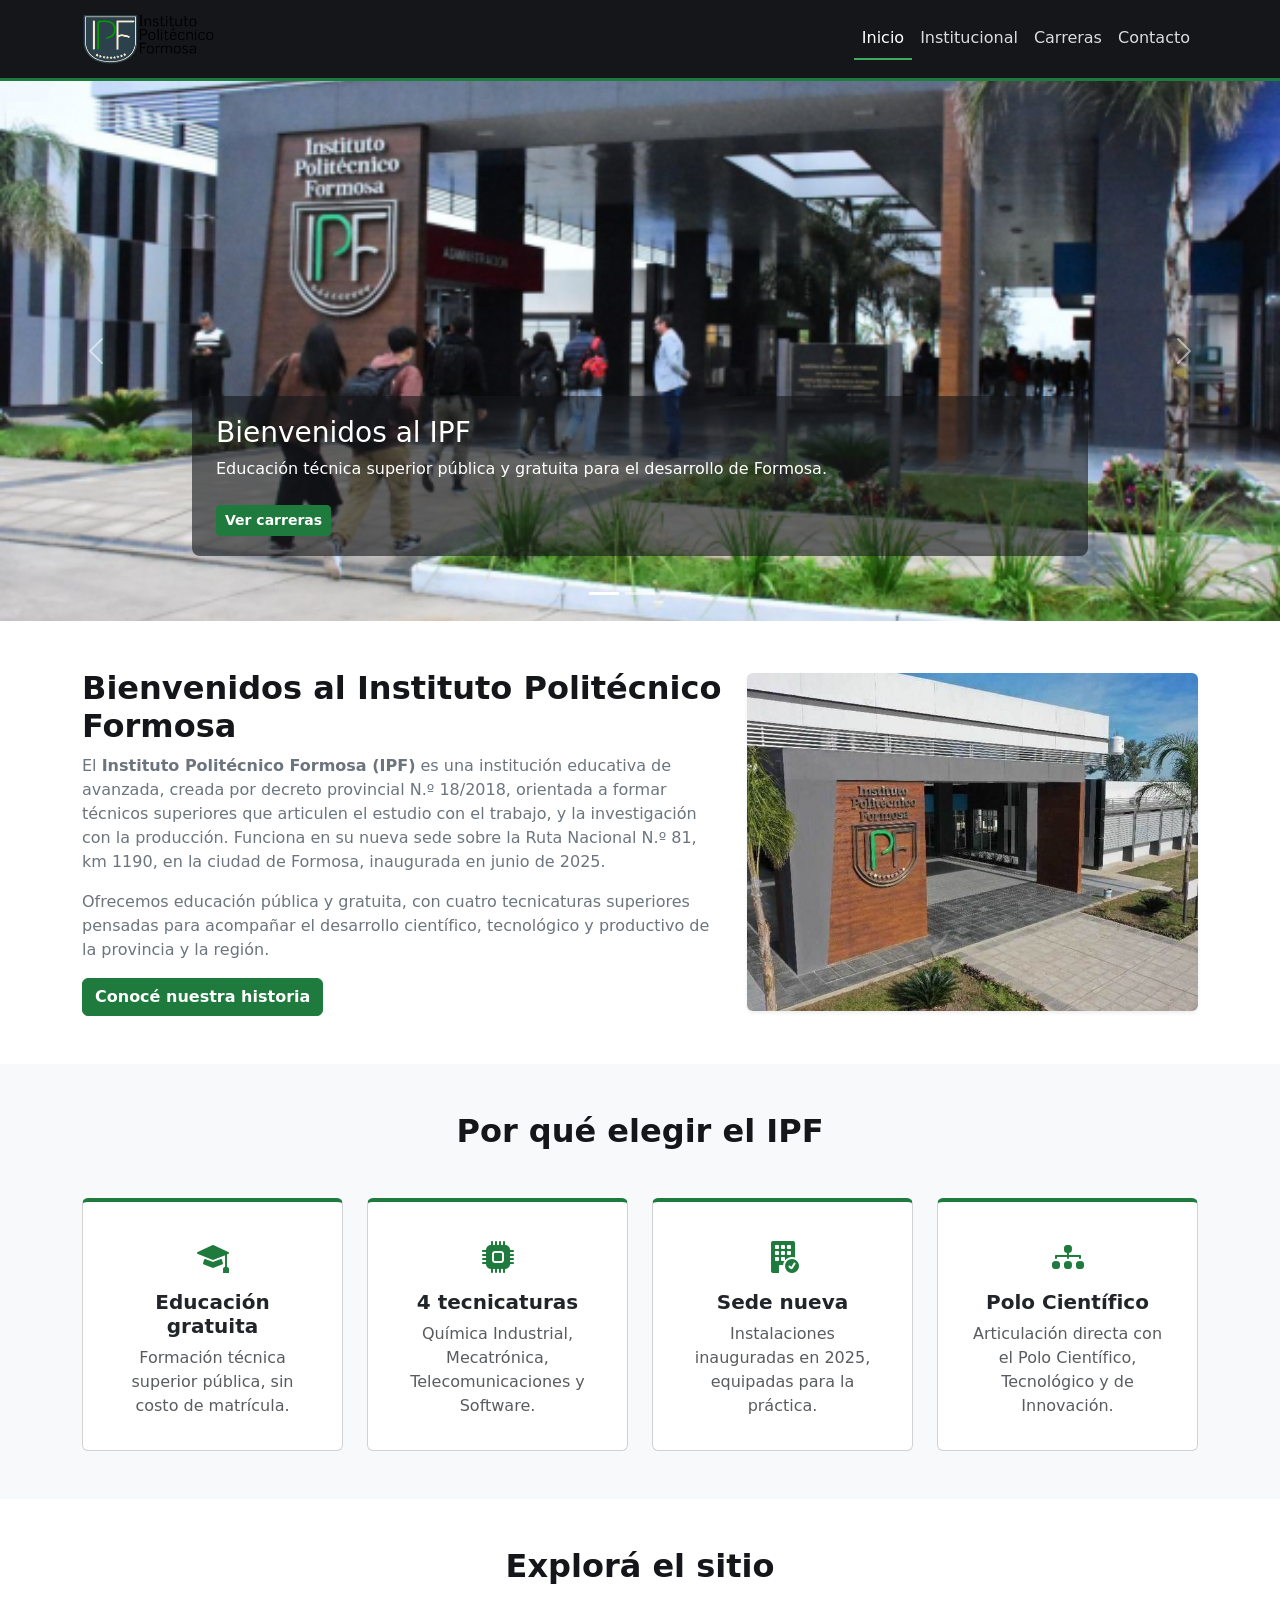
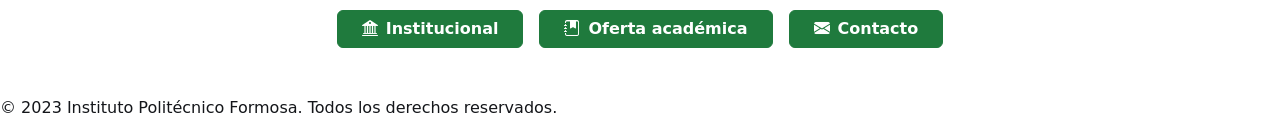
<file: index.html>
<!DOCTYPE html>
<html lang="es">

<head>
    <meta charset="UTF-8">
    <meta name="viewport" content="width=device-width, initial-scale=1.0">
    <title>Instituto Politécnico Formosa (IPF) </title>
    <meta name="description"
        content="Instituto Politécnico Formosa (IPF): educación técnica superior pública y gratuita en Formosa.">

    <link href="https://cdn.jsdelivr.net/npm/bootstrap@5.3.8/dist/css/bootstrap.min.css" rel="stylesheet"
        integrity="sha384-sRIl4kxILFvY47J16cr9ZwB07vP4J8+LH7qKQnuqkuIAvNWLzeN8tE5YBujZqJLB" crossorigin="anonymous">
    <link rel="stylesheet" href="https://cdn.jsdelivr.net/npm/bootstrap-icons@1.13.1/font/bootstrap-icons.min.css">

    <link rel="stylesheet" href="assets/css/index.css">

<body>
    <header class="ipf-header sticky-top">
        <nav class="navbar navbar-expand-lg navbar-dark ipf-navbar">
            <div class="container">
                <a class="navbar-brand" href="index.html">
                    <img src="assets/img/logo.png" alt="Logo Instituto Politécnico Formosa">
                </a>
                <button class="navbar-toggler" type="button" data-bs-toggle="collapse" data-bs-target="#navMenu"
                    aria-controls="navMenu" aria-expanded="false" aria-label="Abrir menú de navegación">
                    <span class="navbar-toggler-icon"></span>
                </button>
                <div class="collapse navbar-collapse" id="navMenu">
                    <ul class="navbar-nav ms-auto">
                        <li class="nav-item"><a class="nav-link active" aria-current="page" href="index.html">Inicio</a>
                        </li>
                        <li class="nav-item"><a class="nav-link" href="institucional.html">Institucional</a></li>
                        <li class="nav-item"><a class="nav-link" href="carreras.html">Carreras</a></li>
                        <li class="nav-item"><a class="nav-link" href="contactos.html">Contacto</a></li>
                    </ul>
                </div>
            </div>
        </nav>
    </header>
    <main>
        <section aria-label="Imágenes destacadas del IPF">
            <div id="carruselIPF" class="carousel slide ipf-carousel" data-bs-ride="carousel">
                <div class="carousel-indicators">
                    <button type="button" data-bs-target="#carruselIPF" data-bs-slide-to="0" class="active"
                        aria-current="true" aria-label="Diapositiva 1"></button>
                    <button type="button" data-bs-target="#carruselIPF" data-bs-slide-to="1"
                        aria-label="Diapositiva 2"></button>
                    <button type="button" data-bs-target="#carruselIPF" data-bs-slide-to="2"
                        aria-label="Diapositiva 3"></button>
                </div>
                <div class="carousel-inner">
                    <div class="carousel-item active">
                        <img src="assets/img/carrusel1.jpg" class="d-block w-100"
                            alt="Entrada principal del edificio del IPF">
                        <div class="carousel-caption text-start">
                            <h1 class="text-white h3">Bienvenidos al IPF</h1>
                            <p class="d-none d-md-block">Educación técnica superior pública y gratuita para el
                                desarrollo de Formosa.</p>
                            <a href="carreras.html" class="btn btn-ipf btn-sm mt-2">Ver carreras</a>
                        </div>
                    </div>
                    <div class="carousel-item">
                        <img src="assets/img/carrusel2.jpg" class="d-block w-100"
                            alt="Vista aérea del edificio del IPF">
                        <div class="carousel-caption text-start">
                            <h2 class="text-white h3">Nueva sede institucional</h2>
                            <p class="d-none d-md-block">Instalaciones inauguradas en junio de 2025 sobre la Ruta Nac.
                                81, km 1190.</p>
                            <a href="institucional.html" class="btn btn-ipf btn-sm mt-2">Conocer la institución</a>
                        </div>
                    </div>
                    <div class="carousel-item">
                        <img src="assets/img/carrusel3.jpg" class="d-block w-100" alt="Fachada principal del IPF">
                        <div class="carousel-caption text-start">
                            <h2 class="text-white h3">Formación con proyección regional</h2>
                            <p class="d-none d-md-block">Técnicos preparados para integrar el Polo Científico,
                                Tecnológico y de Innovación.</p>
                            <a href="contacto.html" class="btn btn-ipf btn-sm mt-2">Contactanos</a>
                        </div>
                    </div>
                </div>
                <button class="carousel-control-prev" type="button" data-bs-target="#carruselIPF" data-bs-slide="prev">
                    <span class="carousel-control-prev-icon" aria-hidden="true"></span>
                    <span class="visually-hidden">Anterior</span>
                </button>
                <button class="carousel-control-next" type="button" data-bs-target="#carruselIPF" data-bs-slide="next">
                    <span class="carousel-control-next-icon" aria-hidden="true"></span>
                    <span class="visually-hidden">Siguiente</span>
                </button>
            </div>
        </section>

        <section class="py-5" aria-labelledby="bienvenida-titulo">
            <div class="container">
                <div class="row align-items-center g-4">
                    <div class="col-lg-7">
                        <h2 id="bienvenida-titulo">Bienvenidos al Instituto Politécnico Formosa</h2>
                        <p class="text-secondary">
                            El <strong>Instituto Politécnico Formosa (IPF)</strong> es una institución educativa de
                            avanzada,
                            creada por decreto provincial N.º 18/2018, orientada a formar técnicos superiores que
                            articulen
                            el estudio con el trabajo, y la investigación con la producción. Funciona en su nueva sede
                            sobre
                            la Ruta Nacional N.º 81, km 1190, en la ciudad de Formosa, inaugurada en junio de 2025.
                        </p>
                        <p class="text-secondary">
                            Ofrecemos educación pública y gratuita, con cuatro tecnicaturas superiores pensadas para
                            acompañar el desarrollo científico, tecnológico y productivo de la provincia y la región.
                        </p>
                        <a href="institucional.html" class="btn btn-ipf">Conocé nuestra historia</a>
                    </div>
                    <div class="col-lg-5">
                        <img src="assets/img/carrucel4.png" class="img-fluid rounded shadow-sm"
                            alt="Fachada del Instituto Politécnico Formosa">
                    </div>
                </div>
            </div>
        </section>

        <section class="py-5 bg-light" aria-labelledby="destacados-titulo">
            <div class="container">
                <h2 id="destacados-titulo" class="text-center mb-5">Por qué elegir el IPF</h2>
                <div class="row g-4">
                    <div class="col-sm-6 col-lg-3">
                        <div class="card ipf-card text-center p-3">
                            <div class="card-body">
                                <i class="bi bi-mortarboard-fill ipf-icon mb-2 d-block"></i>
                                <h5 class="card-title">Educación gratuita</h5>
                                <p class="card-text text-muted">Formación técnica superior pública, sin costo de
                                    matrícula.</p>
                            </div>
                        </div>
                    </div>
                    <div class="col-sm-6 col-lg-3">
                        <div class="card ipf-card text-center p-3">
                            <div class="card-body">
                                <i class="bi bi-cpu-fill ipf-icon mb-2 d-block"></i>
                                <h5 class="card-title">4 tecnicaturas</h5>
                                <p class="card-text text-muted">Química Industrial, Mecatrónica, Telecomunicaciones y
                                    Software.</p>
                            </div>
                        </div>
                    </div>
                    <div class="col-sm-6 col-lg-3">
                        <div class="card ipf-card text-center p-3">
                            <div class="card-body">
                                <i class="bi bi-building-fill-check ipf-icon mb-2 d-block"></i>
                                <h5 class="card-title">Sede nueva</h5>
                                <p class="card-text text-muted">Instalaciones inauguradas en 2025, equipadas para la
                                    práctica.</p>
                            </div>
                        </div>
                    </div>
                    <div class="col-sm-6 col-lg-3">
                        <div class="card ipf-card text-center p-3">
                            <div class="card-body">
                                <i class="bi bi-diagram-3-fill ipf-icon mb-2 d-block"></i>
                                <h5 class="card-title">Polo Científico</h5>
                                <p class="card-text text-muted">Articulación directa con el Polo Científico, Tecnológico
                                    y de Innovación.</p>
                            </div>
                        </div>
                    </div>
                </div>
            </div>
        </section>

        <section class="py-5" aria-labelledby="enlaces-titulo">
            <div class="container text-center">
                <h2 id="enlaces-titulo" class="mb-4">Explorá el sitio</h2>
                <div class="d-flex flex-wrap justify-content-center gap-3">
                    <a href="institucional.html" class="btn btn-ipf px-4"><i
                            class="bi bi-bank2 me-2"></i>Institucional</a>
                    <a href="carreras.html" class="btn btn-ipf px-4"><i
                            class="bi bi-journal-bookmark-fill me-2"></i>Oferta académica</a>
                    <a href="contacto.html" class="btn btn-ipf px-4"><i
                            class="bi bi-envelope-fill me-2"></i>Contacto</a>
                </div>
            </div>
        </section>
    </main>
    <footer>
        <p>&copy; 2023 Instituto Politécnico Formosa. Todos los derechos reservados.</p>
    </footer>
    <script src="https://cdn.jsdelivr.net/npm/bootstrap@5.3.8/dist/js/bootstrap.bundle.min.js"
        integrity="sha384-FKyoEForCGlyvwx9Hj09JcYn3nv7wiPVlz7YYwJrWVcXK/BmnVDxM+D2scQbITxI"
        crossorigin="anonymous"></script>
</body>

</html>
</file>
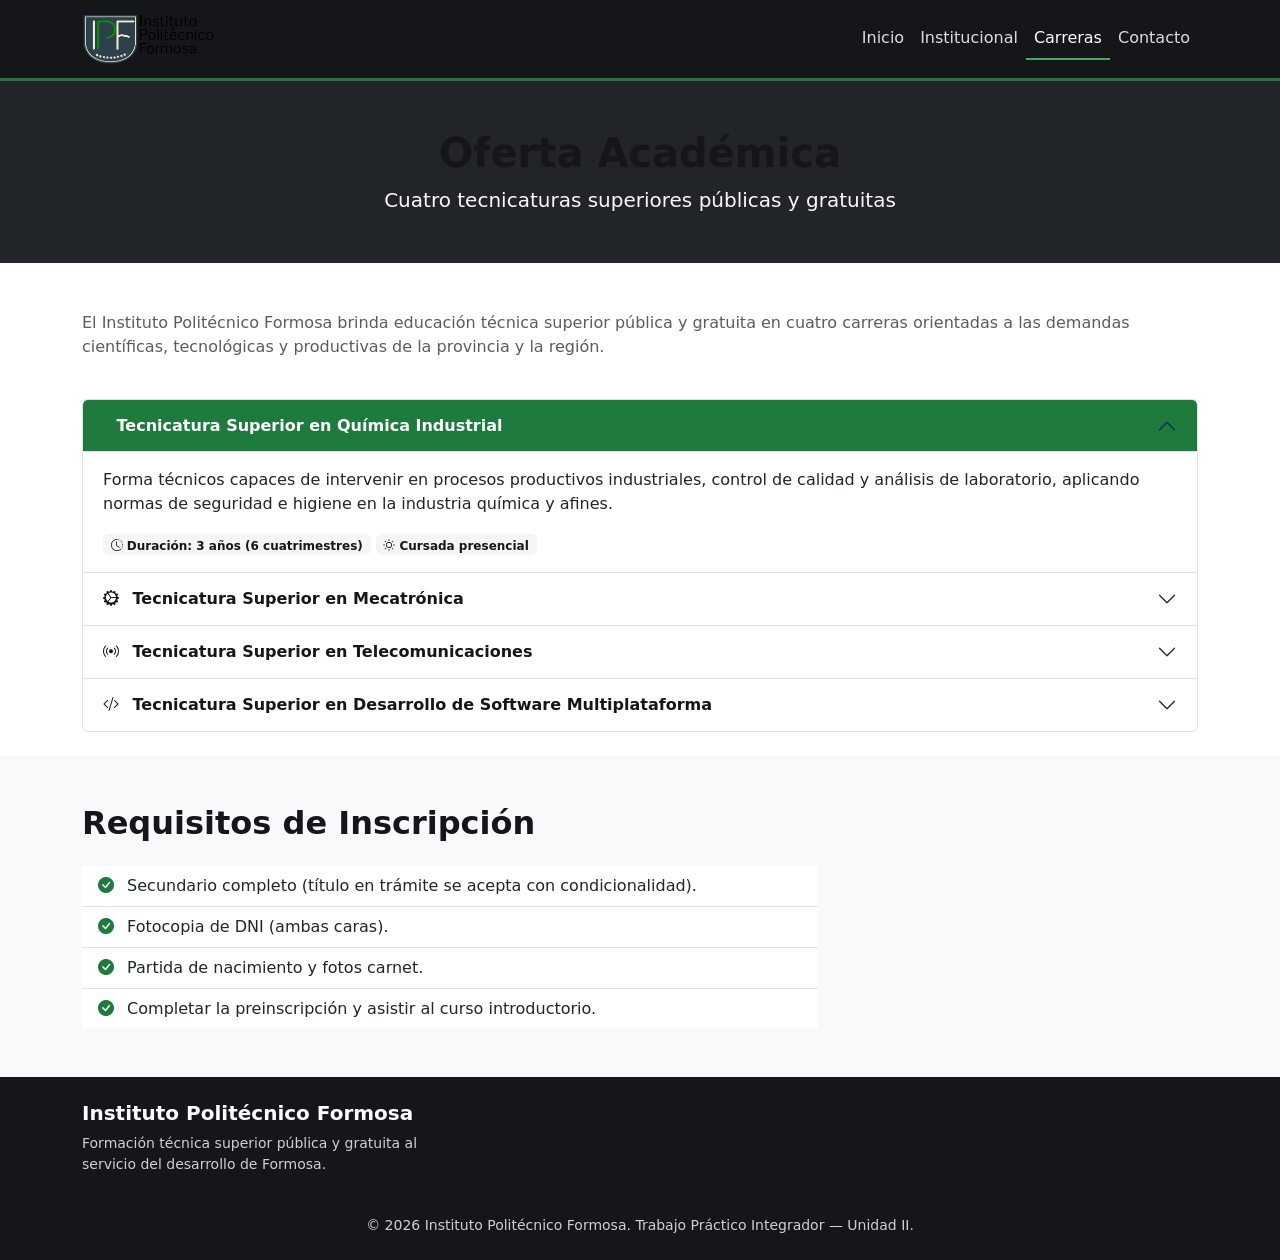
<file: carreras.html>
<!DOCTYPE html>
<html lang="en">

<head>
    <meta charset="UTF-8">
    <meta name="viewport" content="width=device-width, initial-scale=1.0">
    <title>Document</title>
    <link href="https://cdn.jsdelivr.net/npm/bootstrap@5.3.8/dist/css/bootstrap.min.css" rel="stylesheet"
        integrity="sha384-sRIl4kxILFvY47J16cr9ZwB07vP4J8+LH7qKQnuqkuIAvNWLzeN8tE5YBujZqJLB" crossorigin="anonymous">
        <link rel="stylesheet" href="https://cdn.jsdelivr.net/npm/bootstrap-icons@1.13.1/font/bootstrap-icons.min.css">
    <link rel="stylesheet" href="assets/css/carreras.css">
</head>

<body>
      <header class="ipf-header sticky-top">
    <nav class="navbar navbar-expand-lg navbar-dark ipf-navbar">
      <div class="container">
        <a class="navbar-brand" href="index.html">
          <img src="assets/img/logo.png" alt="Logo Instituto Politécnico Formosa">
        </a>
        <button class="navbar-toggler" type="button" data-bs-toggle="collapse" data-bs-target="#navMenu" aria-controls="navMenu" aria-expanded="false" aria-label="Abrir menú de navegación">
          <span class="navbar-toggler-icon"></span>
        </button>
        <div class="collapse navbar-collapse" id="navMenu">
          <ul class="navbar-nav ms-auto">
            <li class="nav-item"><a class="nav-link" href="index.html">Inicio</a></li>
            <li class="nav-item"><a class="nav-link" href="institucional.html">Institucional</a></li>
            <li class="nav-item"><a class="nav-link active" aria-current="page" href="carreras.html">Carreras</a></li>
            <li class="nav-item"><a class="nav-link" href="contactos.html">Contacto</a></li>
          </ul>
        </div>
      </div>
    </nav>
  </header>
    <main>
        <section class="bg-dark text-white text-center py-5">
      <div class="container">
        <h1>Oferta Académica</h1>
        <p class="lead mb-0 text-light">Cuatro tecnicaturas superiores públicas y gratuitas</p>
      </div>
    </section>

    <section class="pt-5">
      <div class="container">
        <p class="text-muted">
          El Instituto Politécnico Formosa brinda educación técnica superior pública y gratuita en cuatro
          carreras orientadas a las demandas científicas, tecnológicas y productivas de la provincia y la región.
        </p>
      </div>
    </section>

    <section class="ipf-carreras py-4" aria-labelledby="carreras-titulo">
      <div class="container">
        <h2 id="carreras-titulo" class="visually-hidden">Listado de tecnicaturas</h2>
        <div class="accordion" id="accordionCarreras">

          <div class="accordion-item">
            <h3 class="accordion-header" id="headingQuimica">
              <button class="accordion-button" type="button" data-bs-toggle="collapse" data-bs-target="#collapseQuimica" aria-expanded="true" aria-controls="collapseQuimica">
                <i class="bi bi-flask me-2"></i>&nbsp;Tecnicatura Superior en Química Industrial
              </button>
            </h3>
            <div id="collapseQuimica" class="accordion-collapse collapse show" aria-labelledby="headingQuimica" data-bs-parent="#accordionCarreras">
              <div class="accordion-body">
                <p>Forma técnicos capaces de intervenir en procesos productivos industriales, control de
                  calidad y análisis de laboratorio, aplicando normas de seguridad e higiene en la industria
                  química y afines.</p>
                <span class="badge ipf-badge-duracion"><i class="bi bi-clock-history me-1"></i>Duración: 3 años (6 cuatrimestres)</span>
                <span class="badge ipf-badge-duracion"><i class="bi bi-sun me-1"></i>Cursada presencial</span>
              </div>
            </div>
          </div>

          <div class="accordion-item">
            <h3 class="accordion-header" id="headingMecatronica">
              <button class="accordion-button collapsed" type="button" data-bs-toggle="collapse" data-bs-target="#collapseMecatronica" aria-expanded="false" aria-controls="collapseMecatronica">
                <i class="bi bi-gear-wide-connected me-2"></i>&nbsp;Tecnicatura Superior en Mecatrónica
              </button>
            </h3>
            <div id="collapseMecatronica" class="accordion-collapse collapse" aria-labelledby="headingMecatronica" data-bs-parent="#accordionCarreras">
              <div class="accordion-body">
                <p>Integra mecánica, electrónica e informática para el diseño, mantenimiento y automatización
                  de sistemas y líneas de producción, formando técnicos capaces de operar y optimizar procesos
                  automatizados.</p>
                <span class="badge ipf-badge-duracion"><i class="bi bi-clock-history me-1"></i>Duración: 3 años (6 cuatrimestres)</span>
                <span class="badge ipf-badge-duracion"><i class="bi bi-sun me-1"></i>Cursada presencial</span>
              </div>
            </div>
          </div>

          <div class="accordion-item">
            <h3 class="accordion-header" id="headingTelecom">
              <button class="accordion-button collapsed" type="button" data-bs-toggle="collapse" data-bs-target="#collapseTelecom" aria-expanded="false" aria-controls="collapseTelecom">
                <i class="bi bi-broadcast me-2"></i>&nbsp;Tecnicatura Superior en Telecomunicaciones
              </button>
            </h3>
            <div id="collapseTelecom" class="accordion-collapse collapse" aria-labelledby="headingTelecom" data-bs-parent="#accordionCarreras">
              <div class="accordion-body">
                <p>Prepara técnicos en instalación, mantenimiento y gestión de redes y sistemas de comunicación,
                  con formación en transmisión de datos, telefonía y redes de fibra óptica.</p>
                <span class="badge ipf-badge-duracion"><i class="bi bi-clock-history me-1"></i>Duración: 3 años (6 cuatrimestres)</span>
                <span class="badge ipf-badge-duracion"><i class="bi bi-sun me-1"></i>Cursada presencial</span>
              </div>
            </div>
          </div>

          <div class="accordion-item">
            <h3 class="accordion-header" id="headingSoftware">
              <button class="accordion-button collapsed" type="button" data-bs-toggle="collapse" data-bs-target="#collapseSoftware" aria-expanded="false" aria-controls="collapseSoftware">
                <i class="bi bi-code-slash me-2"></i>&nbsp;Tecnicatura Superior en Desarrollo de Software Multiplataforma
              </button>
            </h3>
            <div id="collapseSoftware" class="accordion-collapse collapse" aria-labelledby="headingSoftware" data-bs-parent="#accordionCarreras">
              <div class="accordion-body">
                <p>Forma desarrolladores capaces de diseñar, programar y mantener aplicaciones web, de escritorio
                  y móviles, aplicando buenas prácticas de programación, control de versiones y trabajo en equipo.</p>
                <span class="badge ipf-badge-duracion"><i class="bi bi-clock-history me-1"></i>Duración: 3 años (6 cuatrimestres)</span>
                <span class="badge ipf-badge-duracion"><i class="bi bi-sun me-1"></i>Cursada presencial</span>
              </div>
            </div>
          </div>

        </div>
      </div>
    </section>

    <section class="ipf-requisitos bg-light py-5" aria-labelledby="requisitos-titulo">
      <div class="container">
        <h2 id="requisitos-titulo" class="mb-4">Requisitos de Inscripción</h2>
        <div class="row">
          <div class="col-lg-8">
            <ul class="list-group list-group-flush">
              <li class="list-group-item"><i class="bi bi-check-circle-fill"></i>&nbsp;Secundario completo (título en trámite se acepta con condicionalidad).</li>
              <li class="list-group-item"><i class="bi bi-check-circle-fill"></i>&nbsp;Fotocopia de DNI (ambas caras).</li>
              <li class="list-group-item"><i class="bi bi-check-circle-fill"></i>&nbsp;Partida de nacimiento y fotos carnet.</li>
              <li class="list-group-item"><i class="bi bi-check-circle-fill"></i>&nbsp;Completar la preinscripción y asistir al curso introductorio.</li>
            </ul>
          </div>
        </div>
      </div>
    </section>
    </main>
    <footer class="ipf-footer py-4">
        <div class="container">
      <div class="row g-4">
        <div class="col-md-4">
          <h5 class="text-white">Instituto Politécnico Formosa</h5>
          <p class="small">Formación técnica superior pública y gratuita al servicio del desarrollo de Formosa.</p>
        </div>
        <p class="small text-center mb-0">&copy; 2026 Instituto Politécnico Formosa. Trabajo Práctico Integrador — Unidad II.</p>
    </footer>
    <script src="https://cdn.jsdelivr.net/npm/bootstrap@5.3.8/dist/js/bootstrap.bundle.min.js" integrity="sha384-FKyoEForCGlyvwx9Hj09JcYn3nv7wiPVlz7YYwJrWVcXK/BmnVDxM+D2scQbITxI" crossorigin="anonymous"></script>
</body>

</html>
</file>
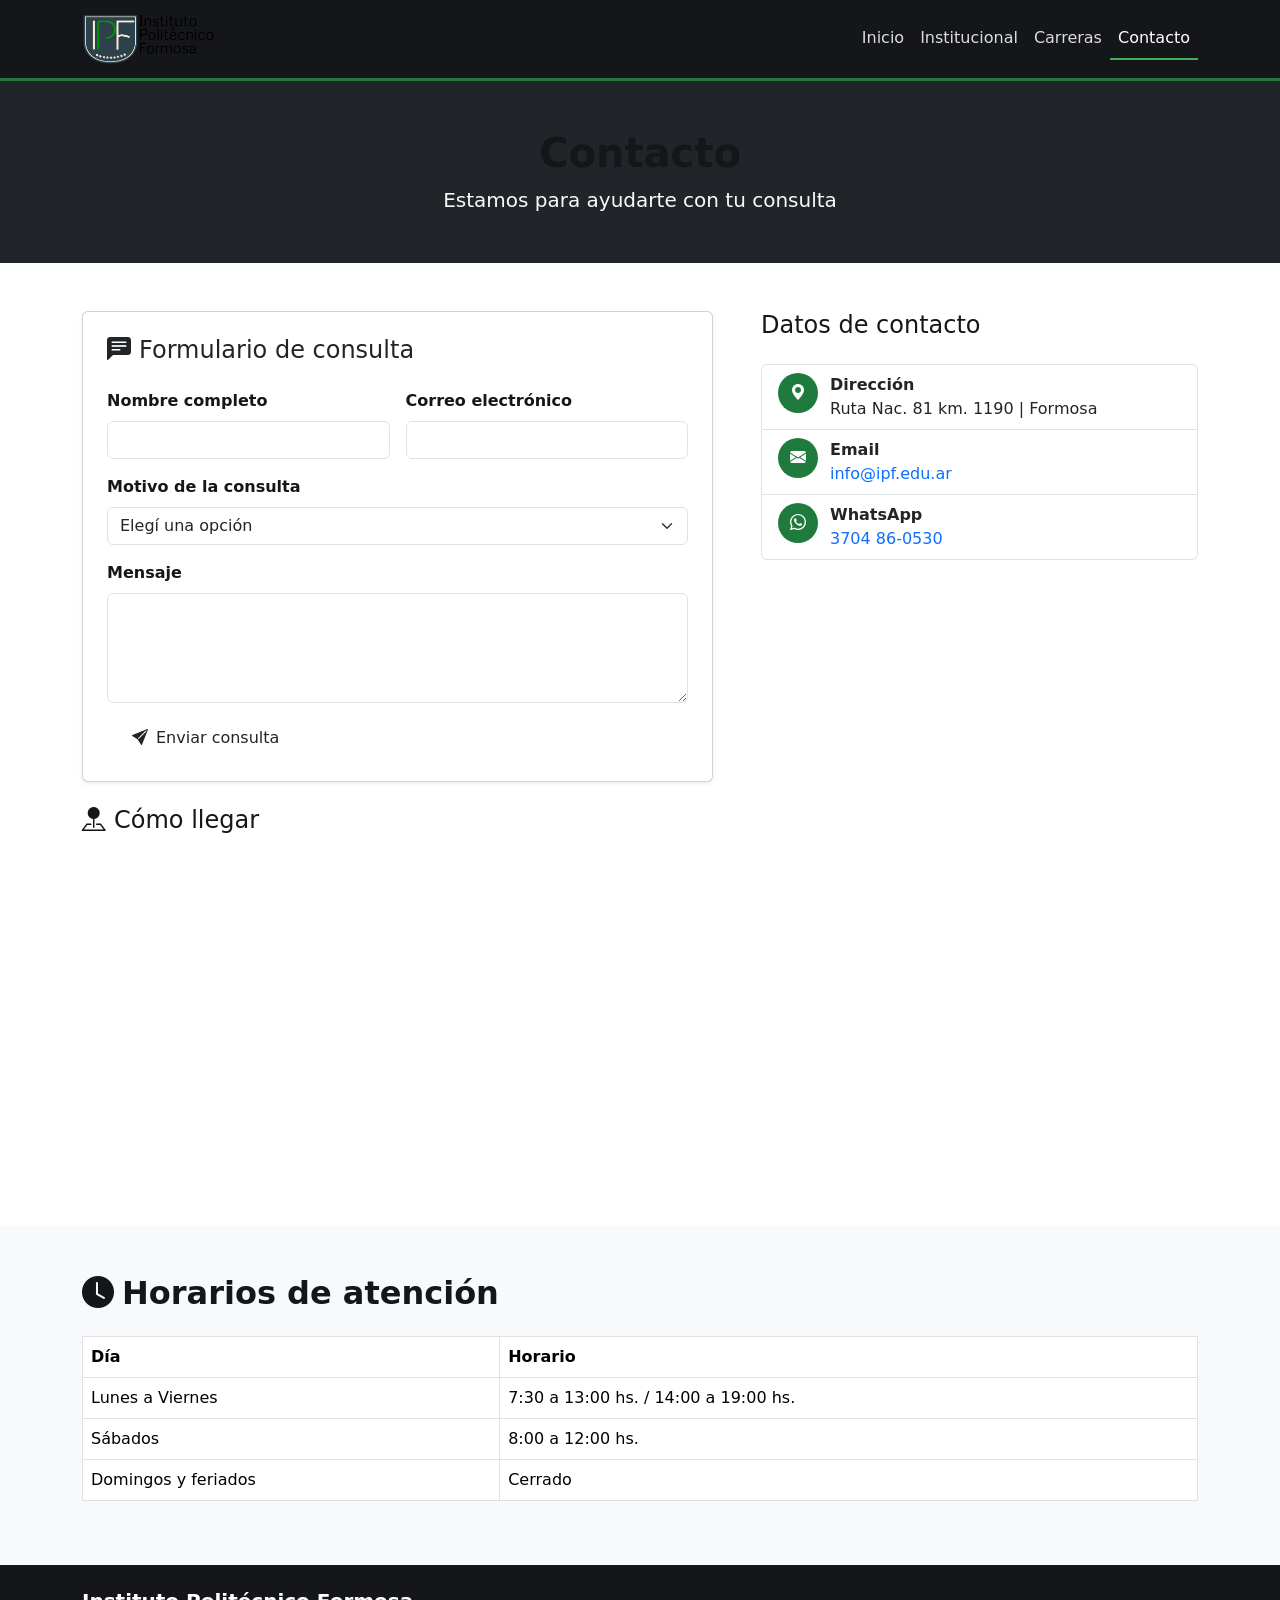
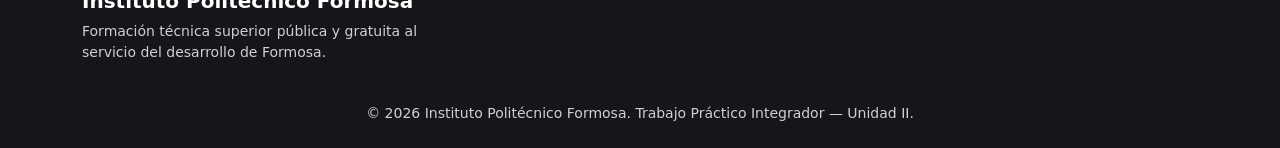
<file: contactos.html>
<!DOCTYPE html>
<html lang="en">

<head>
    <meta charset="UTF-8">
    <meta name="viewport" content="width=device-width, initial-scale=1.0">
    <title>Document</title>
    <link href="https://cdn.jsdelivr.net/npm/bootstrap@5.3.8/dist/css/bootstrap.min.css" rel="stylesheet"
        integrity="sha384-sRIl4kxILFvY47J16cr9ZwB07vP4J8+LH7qKQnuqkuIAvNWLzeN8tE5YBujZqJLB" crossorigin="anonymous">
        <link rel="stylesheet" href="https://cdn.jsdelivr.net/npm/bootstrap-icons@1.13.1/font/bootstrap-icons.min.css">
        <link rel="stylesheet" href="assets/css/contactos.css">
</head>
<body>
    <header class="ipf-header sticky-top">
    <nav class="navbar navbar-expand-lg navbar-dark ipf-navbar">
      <div class="container">
        <a class="navbar-brand" href="index.html">
          <img src="assets/img/logo.png" alt="Logo Instituto Politécnico Formosa">
        </a>
        <button class="navbar-toggler" type="button" data-bs-toggle="collapse" data-bs-target="#navMenu" aria-controls="navMenu" aria-expanded="false" aria-label="Abrir menú de navegación">
          <span class="navbar-toggler-icon"></span>
        </button>
        <div class="collapse navbar-collapse" id="navMenu">
          <ul class="navbar-nav ms-auto">
            <li class="nav-item"><a class="nav-link" href="index.html">Inicio</a></li>
            <li class="nav-item"><a class="nav-link" href="institucional.html">Institucional</a></li>
            <li class="nav-item"><a class="nav-link" href="carreras.html">Carreras</a></li>
            <li class="nav-item"><a class="nav-link active" aria-current="page" href="contactos.html">Contacto</a></li>
          </ul>
        </div>
      </div>
    </nav>
    </header>
    <main>
        <section class="bg-dark text-white text-center py-5">
      <div class="container">
        <h1>Contacto</h1>
        <p class="lead mb-0 text-light">Estamos para ayudarte con tu consulta</p>
      </div>
    </section>

    <div class="container py-5">
      <div class="row g-5">

        <div class="col-lg-7">
          <div class="card ipf-form-card shadow-sm p-4">
            <h2 class="h4 mb-4"><i class="bi bi-chat-left-text-fill me-2"></i>Formulario de consulta</h2>

            <form class="row g-3" action="mailto:info@ipf.edu.ar" method="post" enctype="text/plain">
              <div class="col-md-6">
                <label for="nombre" class="form-label">Nombre completo</label>
                <input type="text" class="form-control" id="nombre" name="nombre" required>
              </div>
              <div class="col-md-6">
                <label for="email" class="form-label">Correo electrónico</label>
                <input type="email" class="form-control" id="email" name="email" required>
              </div>
              <div class="col-12">
                <label for="motivo" class="form-label">Motivo de la consulta</label>
                <select class="form-select" id="motivo" name="motivo" required>
                  <option value="" selected disabled>Elegí una opción</option>
                  <option>Inscripción a una tecnicatura</option>
                  <option>Información institucional</option>
                  <option>Consulta administrativa</option>
                  <option>Otro</option>
                </select>
              </div>
              <div class="col-12">
                <label for="mensaje" class="form-label">Mensaje</label>
                <textarea class="form-control" id="mensaje" name="mensaje" rows="4" required></textarea>
              </div>
              <div class="col-12">
                <button type="submit" class="btn btn-ipf px-4"><i class="bi bi-send-fill me-2"></i>Enviar consulta</button>
              </div>
            </form>
          </div>
        </div>

        <div class="col-lg-5">
          <h2 class="h4 mb-4">Datos de contacto</h2>
          <ul class="list-group ipf-contact-info mb-4">
            <li class="list-group-item">
              <span class="ipf-icon-circle"><i class="bi bi-geo-alt-fill"></i></span>
              <div>
                <strong>Dirección</strong><br>
                Ruta Nac. 81 km. 1190 | Formosa
              </div>
            </li>
            <li class="list-group-item">
              <span class="ipf-icon-circle"><i class="bi bi-envelope-fill"></i></span>
              <div>
                <strong>Email</strong><br>
                <a href="mailto:info@ipf.edu.ar" class="text-decoration-none">info@ipf.edu.ar</a>
              </div>
            </li>
            <li class="list-group-item">
              <span class="ipf-icon-circle"><i class="bi bi-whatsapp"></i></span>
              <div>
                <strong>WhatsApp</strong><br>
                <a href="https://wa.me/5493704860530" class="text-decoration-none" target="_blank" rel="noopener">3704 86-0530</a>
              </div>
            </li>
          </ul>
        </div>
      </div>

      <div class="row mt-4">
        <div class="col-12 ipf-map-wrap">
          <h2 class="h4 mb-3"><i class="bi bi-pin-map-fill me-2"></i>Cómo llegar</h2>
          <iframe
            src="https://www.google.com/maps?q=Ruta+Nacional+81+km+1190,+Formosa,+Argentina&output=embed"
            allowfullscreen="" loading="lazy" referrerpolicy="no-referrer-when-downgrade"
            title="Ubicación del Instituto Politécnico Formosa">
          </iframe>
        </div>
      </div>
    </div>

    <section class="ipf-horarios bg-light py-5" aria-labelledby="horarios-titulo">
      <div class="container">
        <h2 id="horarios-titulo" class="mb-4"><i class="bi bi-clock-fill me-2"></i>Horarios de atención</h2>
        <div class="table-responsive">
          <table class="table table-bordered bg-white align-middle">
            <thead>
              <tr>
                <th scope="col">Día</th>
                <th scope="col">Horario</th>
              </tr>
            </thead>
            <tbody>
              <tr><td>Lunes a Viernes</td><td>7:30 a 13:00 hs. / 14:00 a 19:00 hs.</td></tr>
              <tr><td>Sábados</td><td>8:00 a 12:00 hs.</td></tr>
              <tr><td>Domingos y feriados</td><td>Cerrado</td></tr>
            </tbody>
          </table>
        </div>
      </div>
    </section>
    </main>
    <footer class="ipf-footer py-4">
    <div class="container">
      <div class="row g-4">
        <div class="col-md-4">
          <h5 class="text-white">Instituto Politécnico Formosa</h5>
          <p class="small">Formación técnica superior pública y gratuita al servicio del desarrollo de Formosa.</p>
        </div>
      <p class="small text-center mb-0">&copy; 2026 Instituto Politécnico Formosa. Trabajo Práctico Integrador — Unidad II.</p>
    </div>
  </footer>
    <script src="https://cdn.jsdelivr.net/npm/bootstrap@5.3.8/dist/js/bootstrap.bundle.min.js"
        integrity="sha384-FKyoEForCGlyvwx9Hj09JcYn3nv7wiPVlz7YYwJrWVcXK/BmnVDxM+D2scQbITxI"
        crossorigin="anonymous"></script>
</body>

</html>
</file>
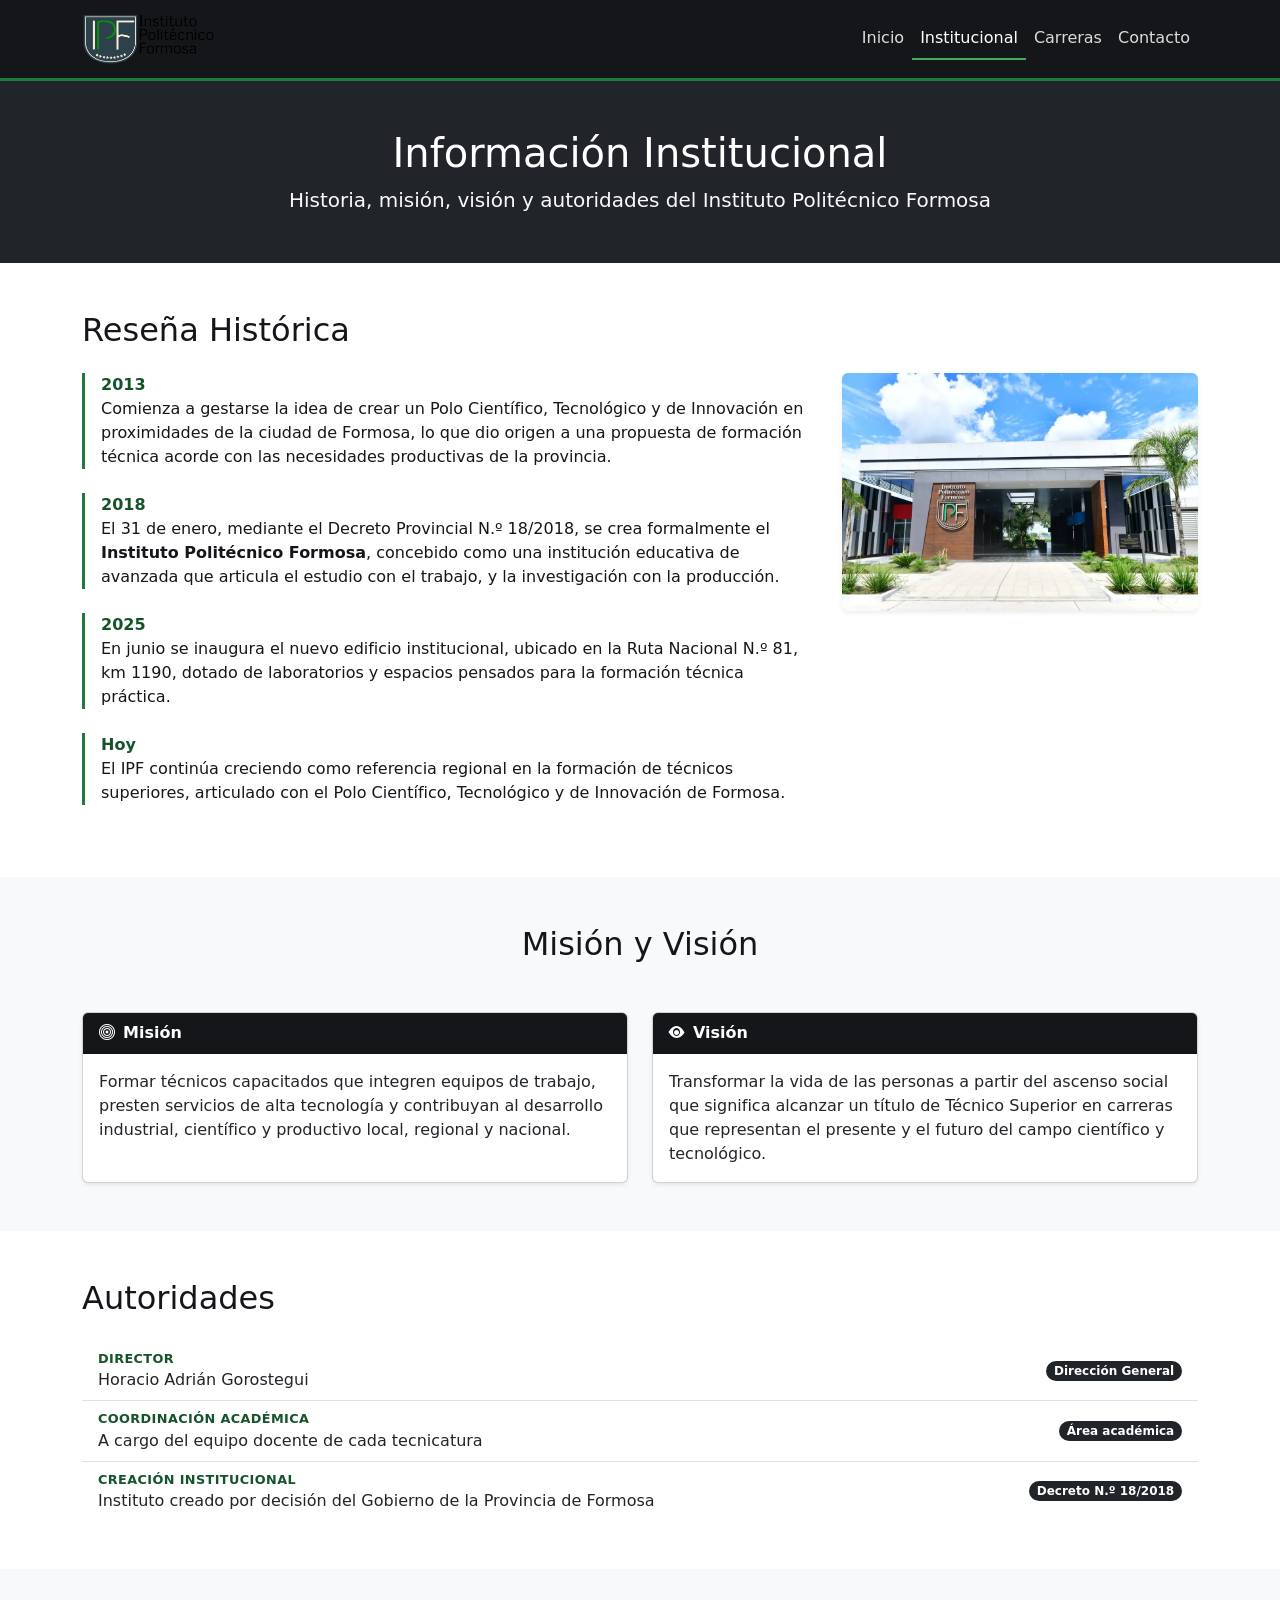
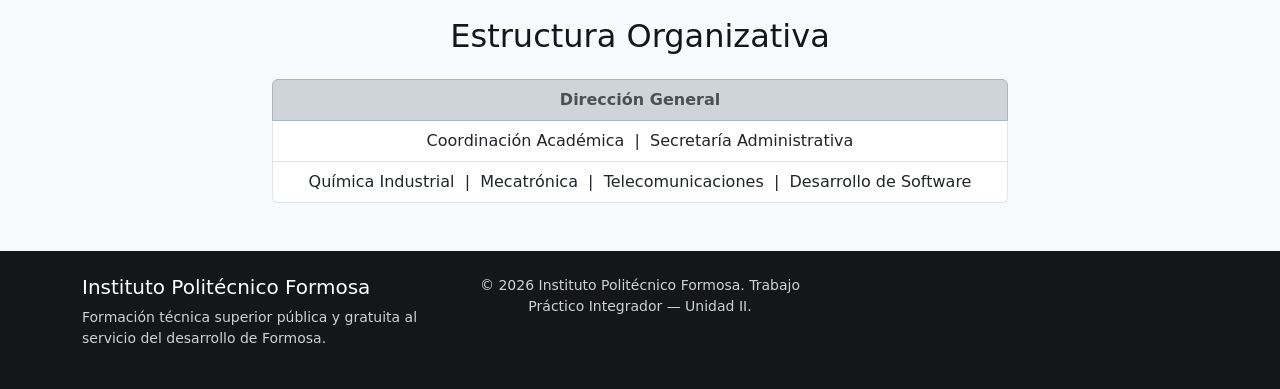
<file: institucional.html>
<!DOCTYPE html>
<html lang="es">

<head>
  <meta charset="UTF-8">
  <meta name="viewport" content="width=device-width, initial-scale=1.0">
  <title>Institucional | Instituto Politécnico Formosa (IPF)</title>

  <link href="https://cdn.jsdelivr.net/npm/bootstrap@5.3.8/dist/css/bootstrap.min.css" rel="stylesheet"
    integrity="sha384-sRIl4kxILFvY47J16cr9ZwB07vP4J8+LH7qKQnuqkuIAvNWLzeN8tE5YBujZqJLB" crossorigin="anonymous">
  <link rel="stylesheet" href="https://cdn.jsdelivr.net/npm/bootstrap-icons@1.13.1/font/bootstrap-icons.min.css">
  <link rel="stylesheet" href="assets/css/institucional.css">

</head>

<body>
  <header>
    <header class="ipf-header sticky-top">
      <nav class="navbar navbar-expand-lg navbar-dark ipf-navbar">
        <div class="container">
          <a class="navbar-brand" href="index.html">
            <img src="assets/img/logo.png" alt="Logo Instituto Politécnico Formosa">
          </a>
          <button class="navbar-toggler" type="button" data-bs-toggle="collapse" data-bs-target="#navMenu"
            aria-controls="navMenu" aria-expanded="false" aria-label="Abrir menú de navegación">
            <span class="navbar-toggler-icon"></span>
          </button>
          <div class="collapse navbar-collapse" id="navMenu">
            <ul class="navbar-nav ms-auto">
              <li class="nav-item"><a class="nav-link" href="index.html">Inicio</a></li>
              <li class="nav-item"><a class="nav-link active" aria-current="page"
                  href="institucional.html">Institucional</a></li>
              <li class="nav-item"><a class="nav-link" href="carreras.html">Carreras</a></li>
              <li class="nav-item"><a class="nav-link" href="contactos.html">Contacto</a></li>
            </ul>
          </div>
        </div>
      </nav>
    </header>
    <main>
      <section class="bg-dark text-white text-center py-5">
        <div class="container">
          <h1>Información Institucional</h1>
          <p class="lead mb-0 text-light">Historia, misión, visión y autoridades del Instituto Politécnico Formosa</p>
        </div>
      </section>

      <section class="py-5" aria-labelledby="historia-titulo">
        <div class="container">
          <h2 id="historia-titulo" class="mb-4">Reseña Histórica</h2>
          <div class="row">
            <div class="col-lg-8">
              <div class="ipf-hito">
                <span class="ipf-anio">2013</span>
                <p>Comienza a gestarse la idea de crear un Polo Científico, Tecnológico y de Innovación en
                  proximidades de la ciudad de Formosa, lo que dio origen a una propuesta de formación técnica
                  acorde con las necesidades productivas de la provincia.</p>
              </div>
              <div class="ipf-hito">
                <span class="ipf-anio">2018</span>
                <p>El 31 de enero, mediante el Decreto Provincial N.º 18/2018, se crea formalmente el
                  <strong>Instituto Politécnico Formosa</strong>, concebido como una institución educativa de
                  avanzada que articula el estudio con el trabajo, y la investigación con la producción.
                </p>
              </div>
              <div class="ipf-hito">
                <span class="ipf-anio">2025</span>
                <p>En junio se inaugura el nuevo edificio institucional, ubicado en la Ruta Nacional N.º 81,
                  km 1190, dotado de laboratorios y espacios pensados para la formación técnica práctica.</p>
              </div>
              <div class="ipf-hito">
                <span class="ipf-anio">Hoy</span>
                <p>El IPF continúa creciendo como referencia regional en la formación de técnicos superiores,
                  articulado con el Polo Científico, Tecnológico y de Innovación de Formosa.</p>
              </div>
            </div>
            <div class="col-lg-4">
              <img src="assets/img/carrusel3.jpg" class="img-fluid rounded shadow-sm"
                alt="Vista aérea del edificio del IPF">
            </div>
          </div>
        </div>
      </section>

      <section class="ipf-mv bg-light py-5" aria-labelledby="mv-titulo">
        <div class="container">
          <h2 id="mv-titulo" class="text-center mb-5">Misión y Visión</h2>
          <div class="row g-4">
            <div class="col-md-6">
              <div class="card shadow-sm h-100">
                <div class="card-header"><i class="bi bi-bullseye me-2"></i>Misión</div>
                <div class="card-body">
                  <p class="card-text">
                    Formar técnicos capacitados que integren equipos de trabajo, presten servicios de alta
                    tecnología y contribuyan al desarrollo industrial, científico y productivo local, regional
                    y nacional.
                  </p>
                </div>
              </div>
            </div>
            <div class="col-md-6">
              <div class="card shadow-sm h-100">
                <div class="card-header"><i class="bi bi-eye-fill me-2"></i>Visión</div>
                <div class="card-body">
                  <p class="card-text">
                    Transformar la vida de las personas a partir del ascenso social que significa alcanzar un
                    título de Técnico Superior en carreras que representan el presente y el futuro del campo
                    científico y tecnológico.
                  </p>
                </div>
              </div>
            </div>
          </div>
        </div>
      </section>

      <section class="ipf-autoridades py-5" aria-labelledby="autoridades-titulo">
        <div class="container">
          <h2 id="autoridades-titulo" class="mb-4">Autoridades</h2>
          <ul class="list-group list-group-flush">
            <li class="list-group-item d-flex justify-content-between align-items-center flex-wrap">
              <div>
                <span class="ipf-cargo d-block">Director</span>
                <span>Horacio Adrián Gorostegui</span>
              </div>
              <span class="badge bg-dark rounded-pill">Dirección General</span>
            </li>
            <li class="list-group-item d-flex justify-content-between align-items-center flex-wrap">
              <div>
                <span class="ipf-cargo d-block">Coordinación Académica</span>
                <span>A cargo del equipo docente de cada tecnicatura</span>
              </div>
              <span class="badge bg-dark rounded-pill">Área académica</span>
            </li>
            <li class="list-group-item d-flex justify-content-between align-items-center flex-wrap">
              <div>
                <span class="ipf-cargo d-block">Creación institucional</span>
                <span>Instituto creado por decisión del Gobierno de la Provincia de Formosa</span>
              </div>
              <span class="badge bg-dark rounded-pill">Decreto N.º 18/2018</span>
            </li>
          </ul>
        </div>
      </section>

      <section class="bg-light py-5" aria-labelledby="organigrama-titulo">
        <div class="container">
          <h2 id="organigrama-titulo" class="text-center mb-4">Estructura Organizativa</h2>
          <div class="row justify-content-center">
            <div class="col-lg-8">
              <ul class="list-group text-center">
                <li class="list-group-item list-group-item-dark fw-bold">Dirección General</li>
                <li class="list-group-item">Coordinación Académica &nbsp;|&nbsp; Secretaría Administrativa</li>
                <li class="list-group-item">Química Industrial &nbsp;|&nbsp; Mecatrónica &nbsp;|&nbsp;
                  Telecomunicaciones &nbsp;|&nbsp; Desarrollo de Software</li>
              </ul>
            </div>
          </div>
        </div>
      </section>
    </main>
    <footer class="ipf-footer py-4">
      <div class="container">
        <div class="row g-4">
          <div class="col-md-4">
            <h5 class="text-white">Instituto Politécnico Formosa</h5>
            <p class="small">Formación técnica superior pública y gratuita al servicio del desarrollo de Formosa.</p>
          </div>
          <div class="col-md-4">
        <p class="small text-center mb-0">&copy; 2026 Instituto Politécnico Formosa. Trabajo Práctico Integrador —
          Unidad II.</p>
      </div>
    </footer>
    <script src="https://cdn.jsdelivr.net/npm/bootstrap@5.3.8/dist/js/bootstrap.bundle.min.js"
      integrity="sha384-FKyoEForCGlyvwx9Hj09JcYn3nv7wiPVlz7YYwJrWVcXK/BmnVDxM+D2scQbITxI"
      crossorigin="anonymous"></script>
</body>
</html>
</file>
<file: assets/css/index.css>
@import url("https://cdn.jsdelivr.net/npm/bootstrap-icons@1.13.1/font/bootstrap-icons.min.css");
/* assets/css/style.css */
:root {
  --ipf-black: #14161a;
  --ipf-black-soft: #20242a;
  --ipf-green: #1f7a3d;
  --ipf-green-dark: #155429;
  --ipf-green-light: #3fae5c;
  --ipf-cream: #f2ead2;
  --ipf-gray-100: #f5f5f5;
  --ipf-gray-500: #6b7075;
  --ipf-white: #ffffff;
  --ipf-font-heading: system-ui, -apple-system, "Segoe UI", Roboto, sans-serif;
  --ipf-font-body: system-ui, -apple-system, "Segoe UI", Roboto, sans-serif;
}

.ipf-header {
  background-color: var(--ipf-black);
  border-bottom: 3px solid var(--ipf-green);
}

.ipf-navbar .navbar-brand img { height: 52px; }

.ipf-navbar .nav-link {
  color: rgba(255, 255, 255, 0.85);
  font-weight: 500;
  border-bottom: 2px solid transparent;
  transition: color .2s ease, border-color .2s ease;
}

.ipf-navbar .nav-link:hover,
.ipf-navbar .nav-link.active {
  color: var(--ipf-white);
  border-color: var(--ipf-green-light);
}

.ipf-card .ipf-icon { font-size: 2rem; color: var(--ipf-green); }

.ipf-footer {
  background-color: var(--ipf-black);
  color: rgba(255, 255, 255, .8);
}

.ipf-footer a { color: rgba(255, 255, 255, .75); }
.ipf-footer a:hover { color: var(--ipf-green-light); }
body {
  font-family: var(--ipf-font-body);
  color: var(--ipf-black);
}

h1, h2, h3, h4, h5, h6 {
  font-family: var(--ipf-font-heading);
  font-weight: 600;
  color: var(--ipf-black);
}

.btn-ipf {
  background-color: var(--ipf-green);
  border-color: var(--ipf-green);
  color: var(--ipf-white);
  font-weight: 600;
  transition: background-color .2s ease, transform .15s ease;
}

.btn-ipf:hover {
  background-color: var(--ipf-green-dark);
  border-color: var(--ipf-green-dark);
  color: var(--ipf-white);
  transform: translateY(-2px);
}

a { color: var(--ipf-green-dark); }
a:hover { color: var(--ipf-green); }

.ipf-carousel .carousel-item img {
  height: 60vh;
  min-height: 380px;
  object-fit: cover;
}

.ipf-carousel .carousel-caption {
  background-color: rgba(20, 22, 26, 0.6);
  border-radius: .5rem;
  padding: 1.25rem 1.5rem;
  bottom: 12%;
}

.ipf-card {
  border-top: 4px solid var(--ipf-green);
  transition: transform .2s ease, box-shadow .2s ease;
  height: 100%;
}

.ipf-card:hover {
  transform: translateY(-6px);
  box-shadow: 0 .75rem 1.5rem rgba(20, 22, 26, .15);
}
</file>
<file: assets/css/carreras.css>
@import url("https://cdn.jsdelivr.net/npm/bootstrap-icons@1.13.1/font/bootstrap-icons.min.css");


:root {
  --ipf-black: #14161a;
  --ipf-black-soft: #20242a;
  --ipf-green: #1f7a3d;
  --ipf-green-dark: #155429;
  --ipf-green-light: #3fae5c;
  --ipf-cream: #f2ead2;
  --ipf-gray-100: #f5f5f5;
  --ipf-gray-500: #6b7075;
  --ipf-white: #ffffff;
  --ipf-font-heading: system-ui, -apple-system, "Segoe UI", Roboto, sans-serif;
  --ipf-font-body: system-ui, -apple-system, "Segoe UI", Roboto, sans-serif;
}

body {
  font-family: var(--ipf-font-body);
  color: var(--ipf-black);
}

h1, h2, h3, h4, h5, h6 {
  font-family: var(--ipf-font-heading);
  font-weight: 600;
  color: var(--ipf-black);
}

.ipf-header {
  background-color: var(--ipf-black);
  border-bottom: 3px solid var(--ipf-green);
}

.ipf-navbar .navbar-brand img { height: 52px; }

.ipf-navbar .nav-link {
  color: rgba(255, 255, 255, 0.85);
  font-weight: 500;
  border-bottom: 2px solid transparent;
  transition: color .2s ease, border-color .2s ease;
}

.ipf-navbar .nav-link:hover,
.ipf-navbar .nav-link.active {
  color: var(--ipf-white);
  border-color: var(--ipf-green-light);
}
.ipf-footer {
  background-color: var(--ipf-black);
  color: rgba(255, 255, 255, .8);
}

.ipf-footer a { color: rgba(255, 255, 255, .75); }
.ipf-footer a:hover { color: var(--ipf-green-light); }

.ipf-carreras .accordion-button {
  font-weight: 600;
  color: var(--ipf-black);
}

.ipf-carreras .accordion-button:not(.collapsed) {
  background-color: var(--ipf-green);
  color: var(--ipf-white);
}

.ipf-carreras .accordion-button:focus {
  box-shadow: 0 0 0 .2rem rgba(31, 122, 61, .3);
}

.ipf-badge-duracion {
  background-color: var(--ipf-gray-100);
  color: var(--ipf-black);
  font-weight: 600;
  transition: background-color .2s ease, color .2s ease;
}

.accordion-item:hover .ipf-badge-duracion {
  background-color: var(--ipf-green);
  color: var(--ipf-white);
}

.ipf-requisitos .list-group-item i {
  color: var(--ipf-green);
  margin-right: .5rem;
}
</file>
<file: assets/css/contactos.css>
@import url("https://cdn.jsdelivr.net/npm/bootstrap-icons@1.13.1/font/bootstrap-icons.min.css");

:root {
  --ipf-black: #14161a;
  --ipf-black-soft: #20242a;
  --ipf-green: #1f7a3d;
  --ipf-green-dark: #155429;
  --ipf-green-light: #3fae5c;
  --ipf-cream: #f2ead2;
  --ipf-gray-100: #f5f5f5;
  --ipf-gray-500: #6b7075;
  --ipf-white: #ffffff;
  --ipf-font-heading: system-ui, -apple-system, "Segoe UI", Roboto, sans-serif;
  --ipf-font-body: system-ui, -apple-system, "Segoe UI", Roboto, sans-serif;
}

body {
  font-family: var(--ipf-font-body);
  color: var(--ipf-black);
}

h1, h2, h3, h4, h5, h6 {
  font-family: var(--ipf-font-heading);
  font-weight: 600;
  color: var(--ipf-black);
}

.ipf-header {
  background-color: var(--ipf-black);
  border-bottom: 3px solid var(--ipf-green);
}

.ipf-navbar .navbar-brand img { height: 52px; }

.ipf-navbar .nav-link {
  color: rgba(255, 255, 255, 0.85);
  font-weight: 500;
  border-bottom: 2px solid transparent;
  transition: color .2s ease, border-color .2s ease;
}

.ipf-navbar .nav-link:hover,
.ipf-navbar .nav-link.active {
  color: var(--ipf-white);
  border-color: var(--ipf-green-light);
}

.ipf-card .ipf-icon { font-size: 2rem; color: var(--ipf-green); }

.ipf-footer {
  background-color: var(--ipf-black);
  color: rgba(255, 255, 255, .8);
}

.ipf-footer a { color: rgba(255, 255, 255, .75); }
.ipf-footer a:hover { color: var(--ipf-green-light); }

.ipf-form-card .form-label {
  font-weight: 600;
  color: var(--ipf-black);
}

.ipf-form-card .form-control:focus,
.ipf-form-card .form-select:focus {
  border-color: var(--ipf-green);
  box-shadow: 0 0 0 .2rem rgba(31, 122, 61, .25);
}

.ipf-contact-info .list-group-item {
  display: flex;
  align-items: flex-start;
  gap: .75rem;
  transition: background-color .2s ease;
}

.ipf-contact-info .list-group-item:hover { background-color: var(--ipf-gray-100); }

.ipf-icon-circle {
  background-color: var(--ipf-green);
  color: var(--ipf-white);
  width: 40px;
  height: 40px;
  min-width: 40px;
  border-radius: 50%;
  display: flex;
  align-items: center;
  justify-content: center;
  transition: background-color .2s ease;
}

.list-group-item:hover .ipf-icon-circle { background-color: var(--ipf-black); }

.ipf-map-wrap iframe {
  width: 100%;
  min-height: 320px;
  border-radius: .5rem;
}

.ipf-horarios table thead {
  background-color: var(--ipf-black);
  color: var(--ipf-white);
}

.ipf-horarios table tbody tr:hover { background-color: rgba(31, 122, 61, .08); }
</file>
<file: assets/css/institucional.css>
@import url("https://cdn.jsdelivr.net/npm/bootstrap-icons@1.13.1/font/bootstrap-icons.min.css");

:root {
  --ipf-black: #14161a;
  --ipf-black-soft: #20242a;
  --ipf-green: #1f7a3d;
  --ipf-green-dark: #155429;
  --ipf-green-light: #3fae5c;
  --ipf-cream: #f2ead2;
  --ipf-gray-100: #f5f5f5;
  --ipf-gray-500: #6b7075;
  --ipf-white: #ffffff;
  --ipf-font-heading: system-ui, -apple-system, "Segoe UI", Roboto, sans-serif;
  --ipf-font-body: system-ui, -apple-system, "Segoe UI", Roboto, sans-serif;
}

body {
  font-family: var(--ipf-font-body);
  color: var(--ipf-black);
}

.ipf-header {
  background-color: var(--ipf-black);
  border-bottom: 3px solid var(--ipf-green);
}

.ipf-navbar .navbar-brand img { height: 52px; }

.ipf-navbar .nav-link {
  color: rgba(255, 255, 255, 0.85);
  font-weight: 500;
  border-bottom: 2px solid transparent;
  transition: color .2s ease, border-color .2s ease;
}

.ipf-navbar .nav-link:hover,
.ipf-navbar .nav-link.active {
  color: var(--ipf-white);
  border-color: var(--ipf-green-light);
}
.ipf-card .ipf-icon { font-size: 2rem; color: var(--ipf-green); }

.ipf-footer {
  background-color: var(--ipf-black);
  color: rgba(255, 255, 255, .8);
}

.ipf-footer a { color: rgba(255, 255, 255, .75); }
.ipf-footer a:hover { color: var(--ipf-green-light); }

.ipf-hito {
  border-left: 3px solid var(--ipf-green);
  padding-left: 1rem;
  margin-bottom: 1.5rem;
}

.ipf-hito .ipf-anio {
  color: var(--ipf-green-dark);
  font-weight: 700;
  font-family: var(--ipf-font-heading);
}

.ipf-mv .card-header {
  background-color: var(--ipf-black);
  color: var(--ipf-white);
  font-weight: 600;
}

.ipf-autoridades .list-group-item { transition: background-color .2s ease; }
.ipf-autoridades .list-group-item:hover { background-color: var(--ipf-gray-100); }

.ipf-autoridades .ipf-cargo {
  color: var(--ipf-green-dark);
  font-weight: 600;
  font-size: .8rem;
  text-transform: uppercase;
  letter-spacing: .4px;
}
</file>
